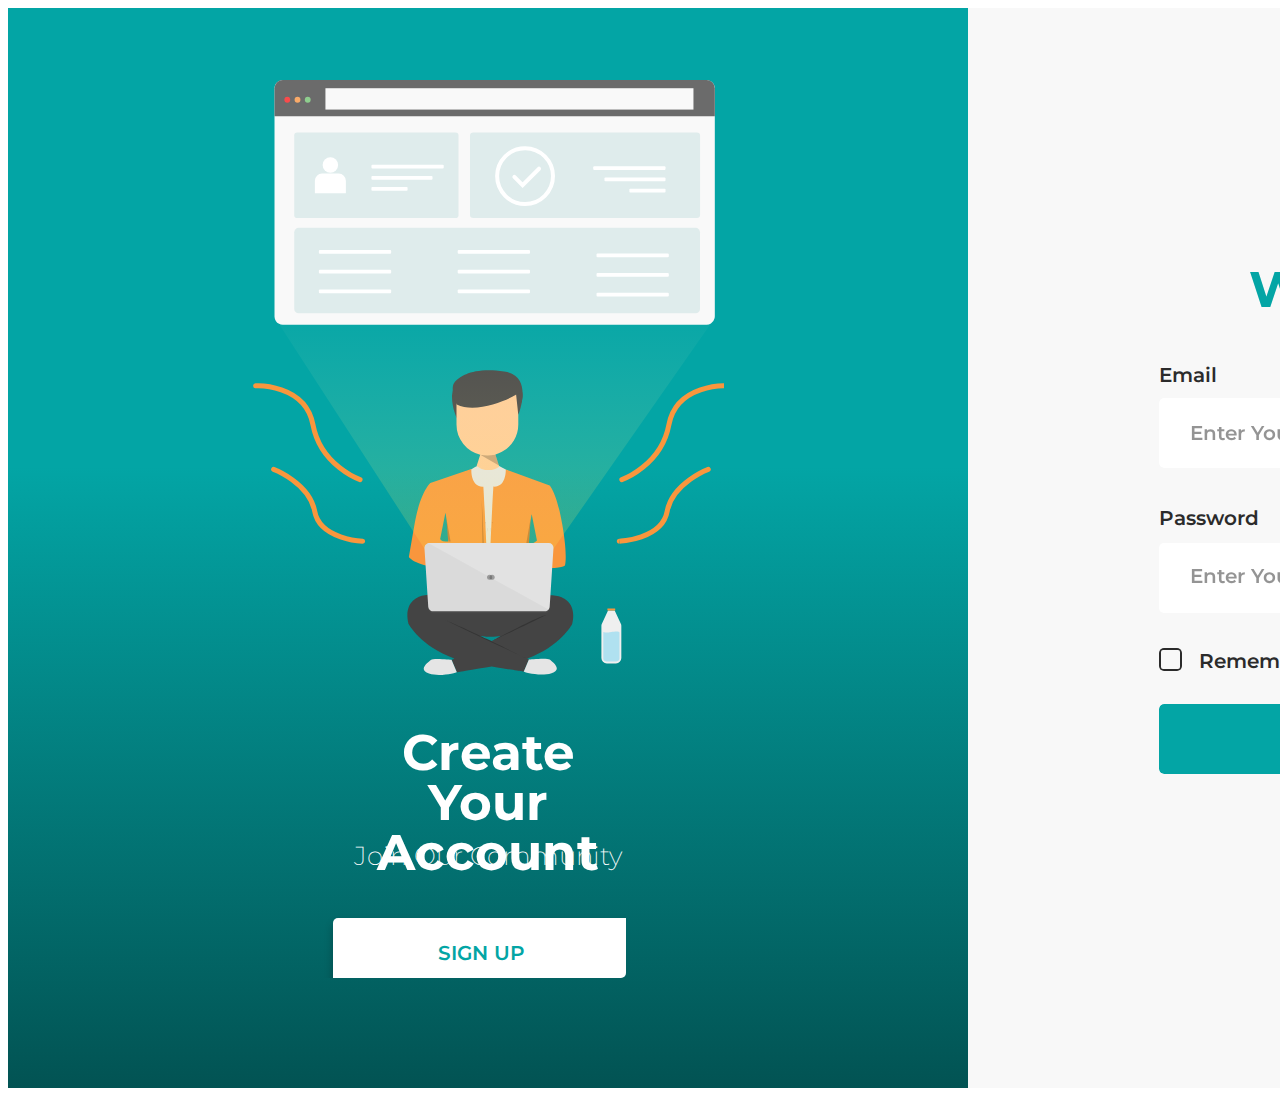
<file: Project 2/index.html>
<!DOCTYPE html>
<html lang="en">

<head>
    <meta charset="UTF-8">
    <meta name="viewport" content="width=device-width, initial-scale=1.0">
    <link rel="preconnect" href="https://fonts.gstatic.com">
    <link href="https://fonts.googleapis.com/css2?family=Montserrat:wght@200;400;600;700&display=swap" rel="stylesheet">
    <link rel="stylesheet" href="../Project 2/Style.css">
    <title>oicapps-signin</title>
</head>

<body>
    <div id="parent">
        <div class="bg"></div>

        <div class="signin-bg"></div>

        <div class="signin-img"></div>

        <div class="text1">
            <p>Create Your Account</p>
        </div>

        <div class="text2">
            <p>Join Our Community</p>
        </div>

        <div class=btn1></div>

        <div class="btn-text1">
            <p>Sign Up</p>
        </div>

        <div class="logo"></div>

        <div class="text3">
            <p>Welcome Back</p>
        </div>

        <div class="email">
            <p>Email</p>
        </div>

        <div class=write-email></div>
        <div class="email-status">
            <p>Enter Your email</p>
        </div>


        <div class="password">
            <p>Password</p>
        </div>

        <div class=write-password></div>
        <div class="eye"></div>
        <div class="password-status">
            <p>Enter Your Password</p>
        </div>

        <div class=check-box></div>
        <div class="remember">
            <p>Remember me</p>
        </div>

        
        <div class=btn2></div>

        <div class="btn-text2">
            <p>Sign In</p>
        </div>

        <div class="forget">
            <p>Forget Password</p>
        </div>

    </div>
    
</body>

</html>
</file>
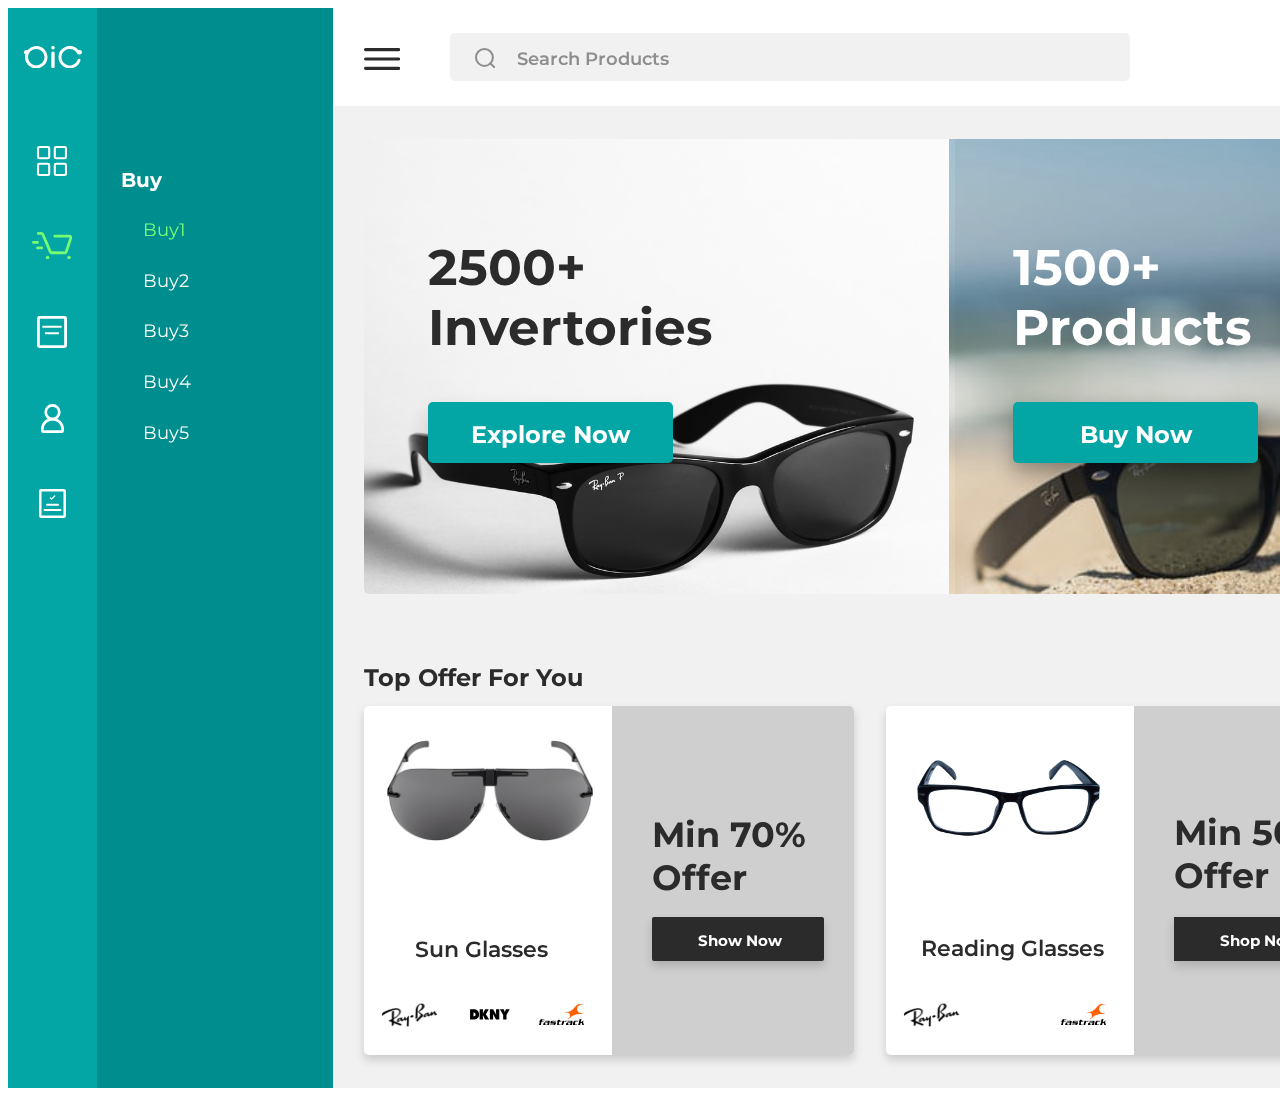
<file: Project 2/catalog.html>
<!DOCTYPE html>
<html lang="en">

<head>
    <meta charset="UTF-8">
    <meta name="viewport" content="width=device-width, initial-scale=1.0">
    <link rel="preconnect" href="https://fonts.gstatic.com">
    <link href="https://fonts.googleapis.com/css2?family=Montserrat:wght@200;400;600;700&display=swap" rel="stylesheet">
    <link rel="stylesheet" href="../Project 2/catalog-style.css">
    <title>oicapps-catalog</title>
</head>

<body>
    <div id="parent">

        <div class="bg"></div>
        <div class="side-nav-bg"></div>
        <div class="top-nav-bg"></div>
        <div class="side-nav-dia"></div>
        <div class="search-box"></div>
        <div class="search">
            <p>Search Products</p>
        </div>

        <div class="search-logo"></div>

        <div class="list-icon"></div>
        <div class="bell-icon"></div>
        <div class="photo"></div>
        <div class="photo-name">
            <p>Bianca Gilbert</p>
        </div>
        
        <div class="oic-logo"></div>
        <div class="group-logo"></div>
        <div class="shop-logo"></div>
        <div class="book-logo"></div>
        <div class="profile-logo"></div>
        <div class="check-logo"></div>
        <div class="buy">
            <p>Buy</p>
        </div>
        <div class="buy1">
            <p>Buy1</p>
        </div>
        <div class="buy2">
            <p>Buy2</p>
        </div>
        <div class="buy3">
            <p>Buy3</p>
        </div>
        <div class="buy4">
            <p>Buy4</p>
        </div>
        <div class="buy5">
            <p>Buy5</p>
        </div>
        <div class="arrow"></div>

        <div class="catalog1"></div>
        <div class="catalog1-text">
            <p>2500+ Invertories</p>
        </div>
        <div class="catalog1-btn"></div>
        <div class="catalog1-btn-text">
            <p>Explore Now</p>
        </div>

        <div class="catalog2"></div>
        <div class="catalog2-text">
            <p>1500+ Products</p>
        </div>
        <div class="catalog2-btn"></div>
        <div class="catalog2-btn-text">
            <p>Buy Now</p>
        </div>

        <div class="catalog3"></div>
        <div class="catalog3-text">
            <p>Buy One </br> Get One</p>
        </div>
        <div class="catalog3-btn"></div>
        <div class="catalog3-btn-text">
            <p>View Now</p>
        </div>

        <div class="catalog4"></div>
        <div class="catalog5"></div>
        <div class="catalog6"></div>

        <div class="offer">
            <p>Top Offer For You</p>
        </div>
        <div class="glass1"></div>
        <div class="text1">
            <p>Sun Glasses</p>
        </div>
        
      
   
        <div class="ray-ban"></div>
        <div class="dkny"></div>
        <div class="fastrack"></div>
        <div class="half1"></div>
        <div class="half2"></div>
        <div class="half3"></div>

        <div class="glass2"></div>
        <div class="text2">
            <p>Min 70% Offer</p>
        </div>

     
        <div class="btn1"></div>
        <div class="btn2"></div>
        <div class="btn3"></div>
        <div class="btn4"></div>
        <div class="btn5"></div>
        <div class="btn6"></div>

        <div class="text3">
            <p>Show Now</p>
        </div>

        <div class="text4">
            <p>Reading Glasses</p>
        </div>

        <div class="glass3"></div>
        <div class="text5">
            <p>Min 50% </br>Offer</p>
        </div>

        <div class="text6">
            <p>Shop Now</p>
        </div>

        <div class="text7">
            <p>Eye Glasses</p>
        </div>

        <div class="text8">
            <p>Min 20% Offer</p>
        </div>

        <div class="text9">
            <p>Show Now</p>
        </div>

        <div class="ray-ban1"></div>
        <div class="dkny1"></div>
        <div class="fastrack1"></div>

        <div class="ray-ban2"></div>
        <div class="dkny2"></div>
        <div class="fastrack2"></div>

    </div>
</body>

</html>
</file>
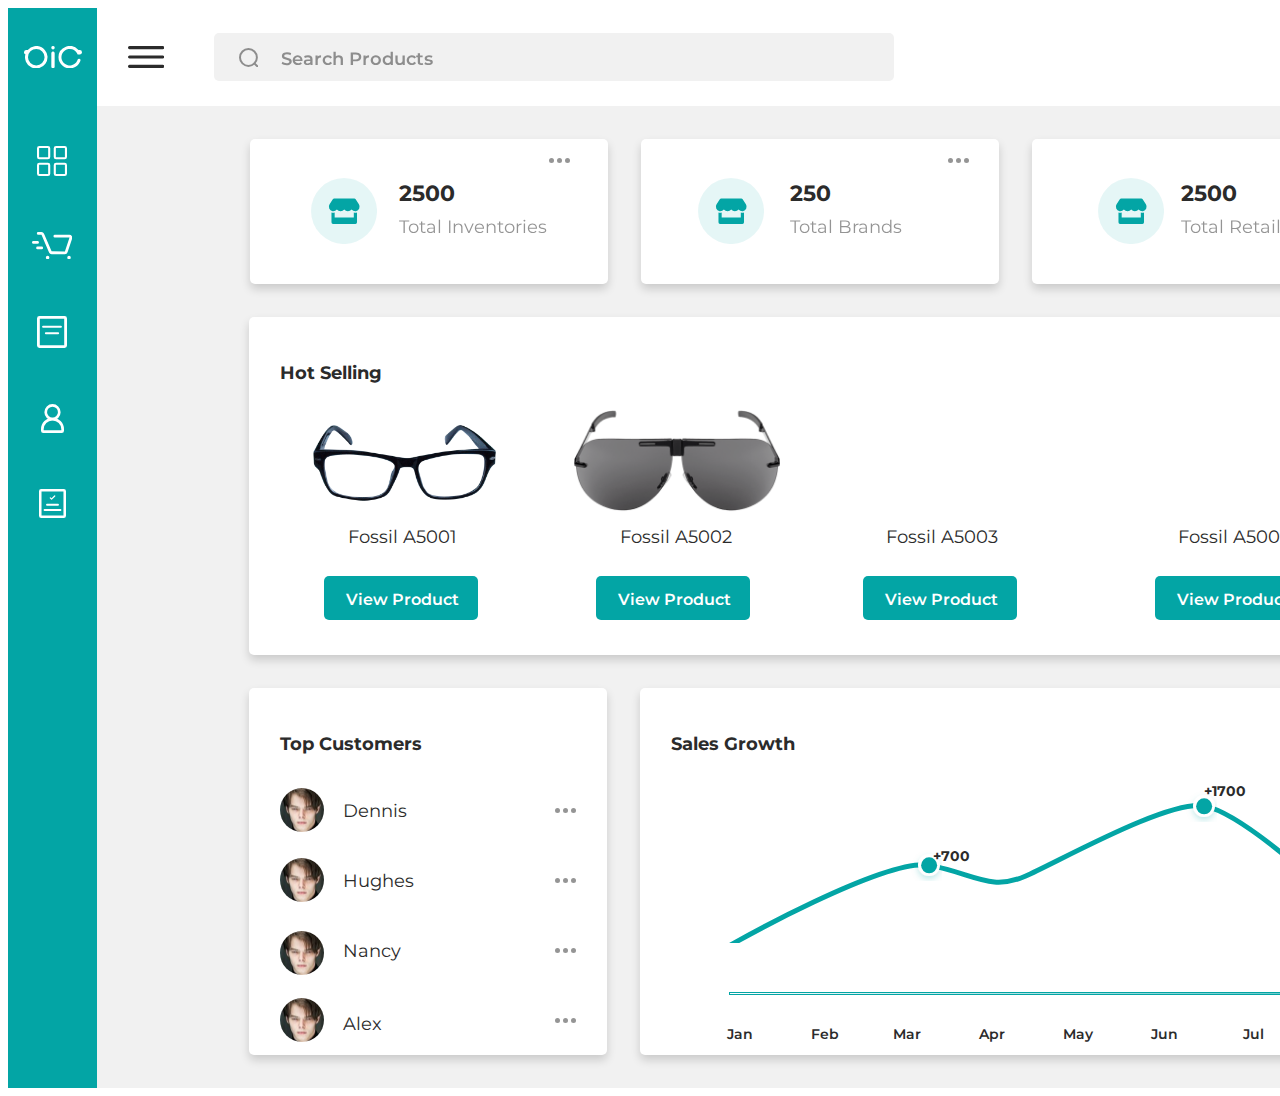
<file: Project 2/dashboard.html>
<!DOCTYPE html>
<html lang="en">

<head>
    <meta charset="UTF-8">
    <meta name="viewport" content="width=device-width, initial-scale=1.0">
    <link rel="preconnect" href="https://fonts.gstatic.com">
    <link href="https://fonts.googleapis.com/css2?family=Montserrat:wght@200;400;600;700&display=swap" rel="stylesheet">
    <link rel="stylesheet" href="../Project 2/dashboard-style.css">
    <title>oicapps-dashboard</title>
</head>

<body>
    <div id="parent">

        <div class="bg"></div>
        <div class="side-nav-bg"></div>
        <div class="top-nav-bg"></div>

        <div class="search-box"></div>
        <div class="search">
            <p>Search Products</p>
        </div>
        <div class="search-logo"></div>

        <div class="list-icon"></div>
        <div class="bell-icon"></div>

        <div class="photo"></div>
        <div class="photo-name">
            <p>Bianca Gilbert</p>
        </div>

        <div class="oic-logo"></div>
        <div class="group-logo"></div>
        <div class="shop-logo"></div>
        <div class="book-logo"></div>
        <div class="profile-logo"></div>
        <div class="check-logo"></div>

      

        <div class="rec1"></div>
        <div class="rec1-logo"></div>
        <div class="more1"></div>
        <div class="num1">
            <p>2500</p>
        </div>
        <div class="total1">
            <p>Total Inventories</p>
        </div>

        <div class="rec2"></div>
        <div class="rec2-logo"></div>
        <div class="more2"></div>
        <div class="num2">
            <p>250</p>
        </div>
        <div class="total2">
            <p>Total Brands</p>
        </div>

        <div class="rec3"></div>
        <div class="rec3-logo"></div>
        <div class="more3"></div>
        <div class="num3">
            <p>2500</p>
        </div>
        <div class="total3">
            <p>Total Retailers</p>
        </div>

        <div class="rec4"></div>
        <div class="rec4-logo"></div>
        <div class="more4"></div>
        <div class="num4">
            <p>25000</p>
        </div>
        <div class="total4">
            <p>Products Ordered</p>
        </div>

        <div class="rec5"></div>

        <div class="hot-selling">
            <p>Hot Selling</p>
        </div>
        <div class="product1"></div>
        <div class="product2"></div>

        <div class="model1">
            <p>Fossil A5001</p>
        </div>
        <div class="btn1"></div>
        <div class="text1">
            <p>View Product</p>
        </div>

        <div class="model2">
            <p>Fossil A5002</p>
        </div>
        <div class="btn2"></div>
        <div class="text2">
            <p>View Product</p>
        </div>

        <div class="model3">
            <p>Fossil A5003</p>
        </div>
        <div class="btn3"></div>
        <div class="text3">
            <p>View Product</p>
        </div>

        <div class="model4">
            <p>Fossil A5004</p>
        </div>
        <div class="btn4"></div>
        <div class="text4">
            <p>View Product</p>
        </div>
      

       
        <div class="squ1"></div>

        <div class="target">
            <p>Sales Target</p>
        </div>
        <div class="census"></div>
        <div class="ellipse"></div>
        <div class="percentage">
            <p>85%</p>
        </div>
        <div class="achieved">
            <p>Achieved</p>
        </div>

        <div class="squ2"></div>
        
        <div class="rec6"></div>
        <div class="sales">
            <p>Sales Growth</p>
        </div>
        <div class="wave"></div>
        <div class="pointer1"></div>
        <div class="pointer2"></div>
        <div class="pointer3"></div>
        <div class="line"></div>
        <div class="reading1">
            <p>+700</p>
        </div>
        <div class="reading2">
            <p>+1700</p>
        </div>
        <div class="reading3">
            <p>+650</p>
        </div>
        <div class="month-bg"></div>
        <div class="monthly">
            <p>Monthly</p>
        </div>
        <div class="down-arrow"></div>
        <div class="jan">
            <p>Jan</p>
        </div>
        <div class="feb">
            <p>Feb</p>
        </div>
        <div class="mar">
            <p>Mar</p>
        </div>
        <div class="apr">
            <p>Apr</p>
        </div>
        <div class="may">
            <p>May</p>
        </div>
        <div class="jun">
            <p>Jun</p>
        </div>
        <div class="jul">
            <p>Jul</p>
        </div>
        <div class="aug">
            <p>Aug</p>
        </div>
        <div class="sep">
            <p>Sep</p>
        </div>
        <div class="oct">
            <p>Oct</p>
        </div>
        <div class="nov">
            <p>Nov</p>
        </div>
        <div class="dec">
            <p>Dec</p>
        </div>
        <div class="customers">
            <p>Top Customers</p>
        </div>

        <div class="customer-img1"></div>
        <div class="customers1">
            <p>Dennis</p>
        </div>
        <div class="more5"></div>

        <div class="customer-img2"></div>
        <div class="customers2">
            <p>Hughes</p>
        </div>
        <div class="more6"></div>
        
        <div class="customer-img3"></div>
        <div class="more7"></div>
        <div class="customers3">
            <p>Nancy</p>
        </div>

        <div class="customer-img4"></div>
        <div class="more8"></div>
        <div class="customers4">
            <p>Alex</p>
        </div>
       

     


    

    </div>
</body>

</html>
</file>
<file: Project 2/Style.css>
#parent {
  position: relative;
}
.bg {
  top: 0px;
  left: 0px;
  width: 1920px;
  height: 1080px;
  background: transparent url("../img/Rectangle 64.svg") 0% 0% no-repeat
    padding-box;
  opacity: 1;
}
.signin-bg {
  top: 0px;
  left: 0px;
  width: 960px;
  height: 1080px;
  background: transparent url("../img/photo-1523028248307-0208b91067fd.svg") 0%
    0% no-repeat padding-box;
  position: absolute;
}
.signin-img {
  top: 72px;
  left: 245px;
  width: 471px;
  height: 595px;
  background: transparent url("../img/Group 669.svg") 0% 0% no-repeat
    padding-box;
  position: absolute;
}
.text1 {
  top: 670px;
  left: 327px;
  width: 306px;
  height: 111px;
  text-align: center;
  font: normal normal bold 50px/50px Montserrat;
  letter-spacing: 0px;
  color: rgba(255, 255, 255, 1);
  text-transform: capitalize;
  opacity: 1;
  position: absolute;
}
.text2 {
  top: 790px;
  left: 343px;
  width: 274px;
  height: 32px;
  text-align: center;
  font: normal normal 200 26px/65px Montserrat;
  letter-spacing: 0px;
  color: #ffffff;
  text-transform: capitalize;
  opacity: 1;
  position: absolute;
}
.btn1 {
  top: 900px;
  left: 310px;
  width: 308px;
  height: 70px;
  border-radius: 5px;
  opacity: 1;
  background: transparent url("../img/Rectangle 2.svg") 0% 0% no-repeat
    padding-box;
  position: absolute;
}
.btn-text1 {
  top: 913px;
  left: 430px;
  width: 86px;
  height: 24px;
  text-align: center;
  font: normal normal 600 20px/24px Montserrat;
  letter-spacing: 0px;
  color: #03a5a5;
  text-transform: uppercase;
  opacity: 1;
  white-space: nowrap;
  position: absolute;
}
.logo {
  top: 103px;
  left: 1383px;
  width: 110px;
  height: 43px;
  background: transparent url("../img/Group 557.svg") 0% 0% no-repeat
    padding-box;
  opacity: 1;
  position: absolute;
}
.text3 {
  top: 201px;
  left: 1241px;
  width: 394px;
  height: 61px;
  text-align: center;
  font: normal normal 700 50px/61px Montserrat;
  letter-spacing: 0px;
  color: #03a5a5;
  text-transform: capitalize;
  opacity: 1;
  white-space: nowrap;
  position: absolute;
}
.email {
  top: 335px;
  left: 1151px;
  width: 58px;
  height: 24px;
  text-align: left;
  font: normal normal 600 20px/24px Montserrat;
  letter-spacing: 0px;
  color: #2b2b2b;
  text-transform: capitalize;
  opacity: 1;
  position: absolute;
}

.write-email {
  top: 390px;
  left: 1151px;
  width: 573px;
  height: 70px;
  background: transparent url("../img/Rectangle\ 2\ \(1\).svg") 0% 0% no-repeat padding-box;
  border-radius: 5px;
  opacity: 1;
  position: absolute;
}
.email-status{
top: 393px;
left: 1182px;
width: 170px;
height: 24px;
text-align: left;
font: normal normal 600 20px/24px Montserrat;
letter-spacing: 0px;
color: #2B2B2B;
text-transform: none;
white-space: nowrap;
opacity: 0.5;
position: absolute;
}

.password{
top: 478px;
left: 1151px;
width: 100px;
height: 24px;
text-align: left;
font: normal normal 600 20px/24px Montserrat;
letter-spacing: 0px;
color: #2B2B2B;
text-transform: capitalize;
opacity: 1;
position: absolute;
}

.write-password{
top: 535px;
left: 1151px;
width: 573px;
height: 70px;
background: #FFFFFF 0% 0% no-repeat padding-box;
border-radius: 5px;
opacity: 1;
position: absolute;
}
.eye{
top: 564px;
left: 1672px;
width: 22px;
height: 16px;
background: transparent url('../img/Icon\ feather-eye.svg') 0% 0% no-repeat padding-box;
opacity: 0.5;
position: absolute;
}

.password-status{
top: 536px;
left: 1182px;
width: 212px;
height: 24px;
text-align: left;
font: normal normal 600 20px/24px Montserrat;
letter-spacing: 0px;
color: #2B2B2B;
text-transform: none;
white-space: nowrap;
opacity: 0.5;
position: absolute;
}

.check-box{
top: 640px;
left: 1151px;
width: 23px;
height: 23px;
background: transparent url('../img/Rectangle\ 102.svg') 0% 0% no-repeat padding-box;

border-radius: 5px;
opacity: 1;
position: absolute;
}

.remember{
    top: 621px;
    left: 1191px;
    width: 155px;
    height: 24px;
    text-align: left;
    font: normal normal 600 20px/24px Montserrat;
    letter-spacing: 0px;
    color: #2B2B2B;
    text-transform:none;
    white-space: nowrap;
    opacity: 1;
position: absolute;
}

.btn2{
top: 696px;
left: 1151px;
width: 573px;
height: 70px;
background: transparent url('../img/Rectangle\ 2\ \(2\).svg') 0% 0% no-repeat padding-box;
border-radius: 5px;
opacity: 1;
position: absolute;
}

.btn-text2{
top: 703px;
left: 1397px;
width: 80px;
height: 24px;
text-align: center;
font: normal normal bold 20px/24px Montserrat;
letter-spacing: 0px;
color: #FFFFFF;
text-transform: uppercase;
opacity: 1;
position: absolute;
}

.forget{
    top: 794px;
left: 1351px;
width: 174px;
height: 24px;
text-align: left;
text-decoration: underline;
font: normal normal 600 20px/24px Montserrat;
letter-spacing: 0px;
color: #03A5A5;
text-transform: capitalize;
opacity: 1;
position: absolute;
}
</file>
<file: Project 2/catalog-style.css>
#parent {
  position: relative;
}
.bg {
  top: 0px;
  left: 0px;
  width: 1920px;
  height: 1080px;
  background: #f1f1f1 0% 0% no-repeat padding-box;
  opacity: 1;
}

.side-nav-bg {
  top: 0px;
  left: 0px;
  width: 89px;
  height: 1080px;
  background: transparent url("../img/Rectangle\ 1.svg") 0% 0% no-repeat
    padding-box;
  opacity: 1;
  position: absolute;
}
.top-nav-bg {
  top: 0px;
  left: 89px;
  width: 1831px;
  height: 98px;
  background: transparent url("../img/Rectangle 4.svg") 0% 0% no-repeat
    padding-box;

  opacity: 1;
  position: absolute;
}

.side-nav-dia {
  top: 0px;
  left: 89px;
  width: 236px;
  height: 1080px;
  background: #008d8d 0% 0% no-repeat padding-box;
  opacity: 1;
  position: absolute;
}

.search-box {
  top: 25px;
  left: 442px;
  width: 680px;
  height: 48px;
  background: #f1f1f1 0% 0% no-repeat padding-box;
  border-radius: 5px;
  opacity: 1;
  position: absolute;
}

.search {
  top: 22px;
  left: 509px;
  width: 143px;
  height: 22px;
  text-align: left;
  font: normal normal 600 18px/22px Montserrat;
  letter-spacing: 0px;
  color: #2b2b2b;
  text-transform: capitalize;
  opacity: 0.5;
  position: absolute;
  white-space: nowrap;
}
.search-logo {
  top: 40px;
  left: 467px;
  width: 20px;
  height: 20px;
  background: transparent url("../img/Icon feather-search.svg") 0% 0% no-repeat
    padding-box;

  opacity: 1;
  position: absolute;
}

.list-icon {
  top: 40px;
  left: 356px;
  width: 36px;
  height: 32px;
  background: transparent url("../img/Icon ionic-ios-menu.svg") 0% 0% no-repeat
    padding-box;
  opacity: 1;
  position: absolute;
}

.bell-icon {
  top: 33px;
  left: 1565px;
  width: 25px;
  height: 32px;
  background: transparent url("../img/Icon ionic-ios-notifications-outline.svg")
    0% 0% no-repeat padding-box;
  opacity: 1;
  position: absolute;
}

.photo {
  top: 30px;
  left: 1652px;
  width: 38px;
  height: 38px;
  background: transparent url("../img/Ellipse 1.png") 0% 0% no-repeat
    padding-box;
  opacity: 1;
  position: absolute;
}

.photo-name {
  top: 22px;
  left: 1707px;
  width: 130px;
  height: 22px;
  text-align: left;
  font: normal normal normal 18px/22px Montserrat;
  letter-spacing: 0px;
  color: #2b2b2b;
  text-transform: capitalize;
  opacity: 1;
  position: absolute;
}

.oic-logo {
  top: 38px;
  left: 16px;
  width: 58px;
  height: 22px;
  background: transparent url("../img/Group\ 557\ \(1\).svg") 0% 0% no-repeat
    padding-box;
  opacity: 1;
  position: absolute;
}

.group-logo {
  top: 138px;
  left: 29px;
  width: 30px;
  height: 30px;
  background: transparent url("../img/Group 607.svg") 0% 0% no-repeat
    padding-box;
  opacity: 1;
  position: absolute;
}

.shop-logo {
  top: 224px;
  left: 24px;
  width: 40px;
  height: 27px;
  background: transparent url("../img/Group 565(1).svg") 0% 0% no-repeat
    padding-box;
  opacity: 1;
  position: absolute;
}

.book-logo {
  top: 308px;
  left: 29px;
  width: 30px;
  height: 32px;
  background: transparent url("../img/Group 586.svg") 0% 0% no-repeat
    padding-box;
  opacity: 1;
  position: absolute;
}

.profile-logo {
  top: 396px;
  left: 33px;
  width: 23px;
  height: 29px;
  background: transparent url("../img/Group 592.svg") 0% 0% no-repeat
    padding-box;
  opacity: 1;
  position: absolute;
}

.check-logo {
  top: 481px;
  left: 31px;
  width: 27px;
  height: 29px;
  background: transparent url("../img/Group 609.svg") 0% 0% no-repeat
    padding-box;
  opacity: 1;
  position: absolute;
}

.buy {
  top: 140px;
  left: 113px;
  width: 41px;
  height: 24px;
  text-align: left;
  font: normal normal bold 20px/24px Montserrat;
  letter-spacing: 0px;
  color: #ffffff;
  text-transform: capitalize;
  opacity: 1;
  position: absolute;
}
.buy1 {
  top: 193px;
  left: 135px;
  width: 47px;
  height: 22px;
  text-align: left;
  font: normal normal normal 18px/22px Montserrat;
  letter-spacing: 0px;
  color: #77ff74;
  text-transform: capitalize;
  opacity: 1;
  position: absolute;
}
.buy2 {
  top: 244px;
  left: 135px;
  width: 51px;
  height: 22px;
  text-align: left;
  font: normal normal normal 18px/22px Montserrat;
  letter-spacing: 0px;
  color: #ffffff;
  text-transform: capitalize;
  opacity: 1;
  position: absolute;
}

.buy3 {
  top: 294px;
  left: 135px;
  width: 51px;
  height: 22px;
  text-align: left;
  font: normal normal normal 18px/22px Montserrat;
  letter-spacing: 0px;
  color: #ffffff;
  text-transform: capitalize;
  opacity: 1;
  position: absolute;
}

.buy4 {
  top: 345px;
  left: 135px;
  width: 53px;
  height: 22px;
  text-align: left;
  font: normal normal normal 18px/22px Montserrat;
  letter-spacing: 0px;
  color: #ffffff;
  text-transform: capitalize;
  opacity: 1;
  position: absolute;
}

.buy5 {
  top: 396px;
  left: 135px;
  width: 51px;
  height: 22px;
  text-align: left;
  font: normal normal normal 18px/22px Montserrat;
  letter-spacing: 0px;
  color: #ffffff;
  text-transform: capitalize;
  opacity: 1;
  position: absolute;
}
/*
.arrow {
  top: 229px;
  left: 74px;
  width: 16px;
  height: 18px;
  transform: matrix(0, -1, 1, 0, 0, 0);
  background: transparent url("../img/Polygon 1.svg") 0% 0% no-repeat
    padding-box;
  opacity: 1;
  position: absolute;
}
*/

.catalog1 {
  top: 131px;
  left: 356px;
  width: 1531px;
  height: 455px;
  background: transparent url("../img/photo-1572635196237-14b3f281503f.png") 0%
    0% no-repeat padding-box;
  border-radius: 5px;
  opacity: 1;
  position: absolute;
}
.catalog1-text {
  top: 180px;
  left: 420px;
  width: 294px;
  height: 121px;
  text-align: left;
  font: normal normal bold 50px/60px Montserrat;
  letter-spacing: 0px;
  color: #2b2b2b;
  text-transform: capitalize;
  opacity: 1;
  position: absolute;
}

.catalog1-btn{
  top: 394px;
  left: 420px;
  width: 245px;
  height: 61px;
  background: #03A5A5 0% 0% no-repeat padding-box;
  box-shadow: 0px 10px 20px #00000026;
  border-radius: 5px;
  opacity: 1;
  position: absolute;
}

.catalog1-btn-text{
  top: 388px;
left: 463px;
width: 159px;
height: 29px;
text-align: left;
font: normal normal bold 24px/29px Montserrat;
letter-spacing: 0px;
color: #FFFFFF;
text-transform: capitalize;
opacity: 1;
position: absolute;
white-space: nowrap;
}

.catalog2-text {
  top: 180px;
  left: 1005px;
  width: 237px;
  height: 121px;
  text-align: left;
  font: normal normal bold 50px/60px Montserrat;
  letter-spacing: 0px;
  color: #ffffff;
  text-transform: capitalize;
  opacity: 1;
  position: absolute;
}

.catalog2-btn{
  top: 394px;
left: 1005px;
width: 245px;
height: 61px;
background: #03A5A5 0% 0% no-repeat padding-box;
box-shadow: 0px 10px 20px #0000004D;
border-radius: 5px;
opacity: 1;
position: absolute;
}

.catalog2-btn-text{
  top: 388px;
  left: 1071px;
  width: 114px;
  height: 29px;
  text-align: center;
  font: normal normal bold 24px/29px Montserrat;
  letter-spacing: 0px;
  color: #FFFFFF;
  text-transform: capitalize;
  opacity: 1;
  position: absolute;
  white-space: nowrap;
}

.catalog3-text {
  top: 180px;
  left: 1518px;
  width: 225px;
  height: 121px;
  text-align: left;
  font: normal normal bold 50px/60px Montserrat;
  letter-spacing: 0px;
  color: #ffffff;
  text-transform: capitalize;
  opacity: 1;
  white-space: nowrap;
  position: absolute;
}

.catalog3-btn{
  top: 394px;
left: 1518px;
width: 245px;
height: 61px;
background: #03A5A5 0% 0% no-repeat padding-box;
box-shadow: 0px 10px 20px #00000080;
border-radius: 5px;
opacity: 1;
position: absolute;

}

.catalog3-btn-text{
  top: 388px;
left: 1590px;
width: 102px;
height: 29px;
text-align: center;
font: normal normal bold 24px/29px Montserrat;
letter-spacing: 0px;
color: #FFFFFF;
text-transform: capitalize;
opacity: 1;
position: absolute;
white-space: nowrap;
}

.catalog2 {
  top: 131px;
  left: 941px;
  width: 513px;
  height: 455px;
  background: transparent url("../img/photo-1566421966482-ad8076104d8e.png") 0%
    0% no-repeat padding-box;
  mix-blend-mode: multiply;
  opacity: 1;
  position: absolute;
}

.catalog3 {
  top: 131px;
  left: 1454px;
  width: 433px;
  height: 455px;
  background: transparent url("../img/Mask Group 1.png") 0% 0% no-repeat
    padding-box;
  opacity: 1;
  position: absolute;
}

.catalog4 {
  top: 698px;
  left: 356px;
  width: 490px;
  height: 349px;
  background: #ffffff 0% 0% no-repeat padding-box;
  box-shadow: 0px 5px 10px #00000029;
  border-radius: 5px;
  opacity: 1;
  position: absolute;
}

.catalog5 {
  top: 698px;
  left: 878px;
  width: 490px;
  height: 349px;
  background: #ffffff 0% 0% no-repeat padding-box;
  box-shadow: 0px 5px 10px #00000029;
  border-radius: 5px;
  opacity: 1;
  position: absolute;
}

.catalog6 {
  top: 698px;
  left: 1399px;
  width: 490px;
  height: 349px;
  background: #ffffff 0% 0% no-repeat padding-box;
  box-shadow: 0px 5px 10px #00000029;
  border-radius: 5px;
  opacity: 1;
  position: absolute;
}

.offer{
  top: 631px;
left: 356px;
width: 220px;
height: 29px;
text-align: left;
font: normal normal bold 24px/29px Montserrat;
letter-spacing: 0px;
color: #2B2B2B;
text-transform: none;
opacity: 1;
position: absolute;
}

.glass1 {
  top: 680px;
  left: 379px;
  width: 206px;
  height: 205px;
  background: transparent url("../img/11-glasses-png-image.png") 0% 0% no-repeat
    padding-box;
  opacity: 1;
  position: absolute;
}

.glass2{
  top: 745px;
left: 892px;
width: 227px;
height: 135px;
background: transparent url('../img/13-glasses-png-image.png') 0% 0% no-repeat padding-box;
opacity: 1;
position: absolute;
}

.glass3{
top: 745px;
left: 1415px;
width: 250px;
height: 104px;
background: transparent url('../img/13-glasses-png-image.png') 0% 0% no-repeat padding-box;
opacity: 1;
position: absolute;
}

.text1 {
  top: 906px;
  left: 407px;
  width: 134px;
  height: 27px;
  text-align: left;
  font: normal normal 600 22px/27px Montserrat;
  letter-spacing: 0px;
  color: #2b2b2b;
  text-transform: capitalize;
  opacity: 1;
  position: absolute;
  white-space: nowrap;
}

.ray-ban {
  top: 995px;
  left: 373px;
  width: 58px;
  height: 24px;
  background: transparent url("../img/35367-3-ray-ban-logo-image.png") 0% 0%
    no-repeat padding-box;
  opacity: 1;
  position: absolute;
}

.dkny {
  top: 984px;
  left: 459px;
  width: 45px;
  height: 45px;
  background: transparent url("../img/dkny-logo-vector-1.svg") 0% 0% no-repeat
    padding-box;
  opacity: 1;
  position: absolute;
}

.fastrack {
  top: 996px;
  left: 531px;
  width: 45px;
  height: 21px;
  background: transparent url("../img/Fastrack_Logo.png") 0% 0% no-repeat
    padding-box;
  opacity: 1;
  position: absolute;
}

.half1 {
  top: 698px;
  left: 604px;
  width: 242px;
  height: 349px;
  background: #cfcfcf 0% 0% no-repeat padding-box;
  border-radius: 0px 5px 5px 0px;
  opacity: 1;
  position: absolute;
}

.half2 {
  top: 698px;
  left: 1126px;
  width: 242px;
  height: 349px;
  background: #cfcfcf 0% 0% no-repeat padding-box;
  border-radius: 0px 5px 5px 0px;
  opacity: 1;
  position: absolute;
}

.half3 {
  top: 698px;
  left: 1647px;
  width: 242px;
  height: 349px;
  background: #cfcfcf 0% 0% no-repeat padding-box;
  border-radius: 0px 5px 5px 0px;
  opacity: 1;
  position: absolute;
}
.text2 {
  top: 770px;
  left: 644px;
  width: 163px;
  height: 86px;
  text-align: left;
  font: normal normal bold 35px/43px Montserrat;
  letter-spacing: 0px;
  color: #2b2b2b;
  text-transform: capitalize;
  opacity: 1;
  position: absolute;
}

.text3 {
  top: 908px;
  left: 690px;
  width: 80px;
  height: 19px;
  text-align: left;
  font: normal normal bold 15px/19px Montserrat;
  letter-spacing: 0px;
  color: #ffffff;
  text-transform: capitalize;
  opacity: 1;
  white-space: nowrap;
  position: absolute;
}

.text4 {
  top: 905px;
  left: 911px;
  width: 186px;
  height: 27px;
  text-align: center;
  font: normal normal 600 22px/27px Montserrat;
  letter-spacing: 0px;
  color: #2b2b2b;
  text-transform: capitalize;
  opacity: 1;
  position: absolute;
}

.text5 {
  top: 768px;
  left: 1166px;
  width: 153px;
  height: 86px;
  text-align: left;
  font: normal normal bold 35px/43px Montserrat;
  letter-spacing: 0px;
  color: #2b2b2b;
  text-transform: capitalize;
  opacity: 1;
  position: absolute;
  white-space: nowrap;
}

.text6 {
  top: 908px;
  left: 1212px;
  width: 80px;
  height: 19px;
  text-align: left;
  font: normal normal bold 15px/19px Montserrat;
  letter-spacing: 0px;
  color: #ffffff;
  text-transform: capitalize;
  opacity: 1;
  position: absolute;
  white-space: nowrap;
}
.text7 {
  top: 905px;
  left: 1459px;
  width: 132px;
  height: 27px;
  text-align: center;
  font: normal normal 600 22px/27px Montserrat;
  letter-spacing: 0px;
  color: #2b2b2b;
  text-transform: capitalize;
  opacity: 1;
  position: absolute;
}

.text8 {
  top: 768px;
  left: 1687px;
  width: 163px;
  height: 86px;
  text-align: left;
  font: normal normal bold 35px/43px Montserrat;
  letter-spacing: 0px;
  color: #2b2b2b;
  text-transform: capitalize;
  opacity: 1;
  position: absolute;
}

.text9 {
  top: 908px;
  left: 1733px;
  width: 80px;
  height: 19px;
  text-align: left;
  font: normal normal bold 15px/19px Montserrat;
  letter-spacing: 0px;
  color: #ffffff;
  text-transform: capitalize;
  opacity: 1;
  position: absolute;
  white-space: nowrap;
}
.btn4 {
  top: 909px;
  left: 644px;
  width: 172px;
  height: 44px;
  background: #2b2b2b 0% 0% no-repeat padding-box;
  box-shadow: 0px 5px 10px #00000029;
  border-radius: 2px;
  opacity: 1;
  position: absolute;
}
.btn5 {
  top: 909px;
  left: 1166px;
  width: 172px;
  height: 44px;
  background: #2b2b2b 0% 0% no-repeat padding-box;
  box-shadow: 0px 5px 10px #00000029;
  opacity: 1;
  position: absolute;
}

.btn6 {
  top: 909px;
  left: 1687px;
  width: 172px;
  height: 44px;
  background: #2b2b2b 0% 0% no-repeat padding-box;
  box-shadow: 0px 5px 10px #00000029;
  opacity: 1;
  position: absolute;
}

.ray-ban1 {
  top: 995px;
  left: 895px;
  width: 58px;
  height: 24px;
  background: transparent url("../img/35367-3-ray-ban-logo-image.png") 0% 0%
    no-repeat padding-box;
  opacity: 1;
  position: absolute;
}
.dkny1 {
}
.fastrack1 {
  top: 996px;
  left: 1053px;
  width: 45px;
  height: 21px;
  background: transparent url("../img/Fastrack_Logo.png") 0% 0% no-repeat
    padding-box;
  opacity: 1;
  position: absolute;
}

.ray-ban2 {
  top: 995px;
  left: 1416px;
  width: 58px;
  height: 24px;
  background: transparent url("../img/35367-3-ray-ban-logo-image.png") 0% 0%
    no-repeat padding-box;
  opacity: 1;
  position: absolute;
}

.dkny2 {
}

.fastrack2 {
  top: 996px;
  left: 1574px;
  width: 45px;
  height: 21px;
  background: transparent url("../img/Fastrack_Logo.png") 0% 0% no-repeat
    padding-box;
  opacity: 1;
  position: absolute;
}
</file>
<file: Project 2/dashboard-style.css>
#parent {
  position: relative;
}
.bg {
  top: 0px;
  left: 0px;
  width: 1920px;
  height: 1080px;
  background: #f1f1f1 0% 0% no-repeat padding-box;
  opacity: 1;
}

.side-nav-bg {
  top: 0px;
  left: 0px;
  width: 89px;
  height: 1080px;
  background: transparent url("../img/Rectangle\ 1.svg") 0% 0% no-repeat
    padding-box;
  opacity: 1;
  position: absolute;
}
.top-nav-bg {
  top: 0px;
  left: 89px;
  width: 1831px;
  height: 98px;
  background: transparent url("../img/Rectangle 4.svg") 0% 0% no-repeat
    padding-box;
  opacity: 1;
  position: absolute;
}

.search-box {
  top: 25px;
  left: 206px;
  width: 680px;
  height: 48px;
  background: #f1f1f1 0% 0% no-repeat padding-box;
  border-radius: 5px;
  opacity: 1;
  position: absolute;
}

.search {
  top: 22px;
  left: 273px;
  width: 143px;
  height: 22px;
  text-align: left;
  font: normal normal 600 18px/22px Montserrat;
  letter-spacing: 0px;
  color: #2b2b2b;
  text-transform: capitalize;
  opacity: 0.5;
  position: absolute;
  white-space: nowrap;
}

.search-logo {
  top: 40px;
  left: 231px;
  width: 19px;
  height: 19px;

  background: transparent url("../img/Icon feather-search.svg") 0% 0% no-repeat
    padding-box;

  opacity: 1;
  position: absolute;
}

.list-icon {
  top: 38px;
  left: 120px;
  width: 36px;
  height: 22px;
  background: transparent url("../img/Icon ionic-ios-menu.svg") 0% 0% no-repeat
    padding-box;
  opacity: 1;
  position: absolute;
}

.bell-icon {
  top: 33px;
  left: 1565px;
  width: 25px;
  height: 32px;
  background: transparent url("../img/Icon ionic-ios-notifications-outline.svg")
    0% 0% no-repeat padding-box;
  opacity: 1;
  position: absolute;
}

.photo {
  top: 30px;
  left: 1652px;
  width: 38px;
  height: 38px;
  background: transparent url("../img/Ellipse 1.png") 0% 0% no-repeat
    padding-box;
  opacity: 1;
  position: absolute;
}

.photo-name {
  top: 22px;
  left: 1707px;
  width: 130px;
  height: 22px;
  text-align: left;
  font: normal normal normal 18px/22px Montserrat;
  letter-spacing: 0px;
  color: #2b2b2b;
  text-transform: capitalize;
  opacity: 1;
  position: absolute;
}

.oic-logo {
  top: 38px;
  left: 16px;
  width: 58px;
  height: 22px;
  background: transparent url("../img/Group\ 557\ \(1\).svg") 0% 0% no-repeat
    padding-box;
  opacity: 1;
  position: absolute;
}

.group-logo {
  top: 138px;
  left: 29px;
  width: 30px;
  height: 30px;
  background: transparent url("../img/Group 607.svg") 0% 0% no-repeat
    padding-box;
  opacity: 1;
  position: absolute;
}

.shop-logo {
  top: 224px;
  left: 24px;
  width: 40px;
  height: 27px;
  background: transparent url("../img/Group 565.svg") 0% 0% no-repeat
    padding-box;
  opacity: 1;
  position: absolute;
}

.book-logo {
  top: 308px;
  left: 29px;
  width: 30px;
  height: 32px;
  background: transparent url("../img/Group 586.svg") 0% 0% no-repeat
    padding-box;
  opacity: 1;
  position: absolute;
}

.profile-logo {
  top: 396px;
  left: 33px;
  width: 23px;
  height: 29px;
  background: transparent url("../img/Group 592.svg") 0% 0% no-repeat
    padding-box;
  opacity: 1;
  position: absolute;
}

.check-logo {
  top: 481px;
  left: 31px;
  width: 27px;
  height: 29px;
  background: transparent url("../img/Group 609.svg") 0% 0% no-repeat
    padding-box;
  opacity: 1;
  position: absolute;
}

.rec1 {
  top: 131px;
  left: 242px;
  width: 358px;
  height: 145px;
  background: #ffffff 0% 0% no-repeat padding-box;
  box-shadow: 0px 5px 10px #00000029;
  border-radius: 5px;
  opacity: 1;
  position: absolute;
}

.rec1-logo {
  top: 170px;
  left: 303px;
  width: 66px;
  height: 66px;
  background: transparent url("../img/Group 670.svg") 0% 0% no-repeat
    padding-box;
  opacity: 1;
  position: absolute;
}

.more1 {
  top: 150px;
  left: 541px;
  width: 21px;
  height: 5px;
  background: transparent url("../img/Group 273.svg") 0% 0% no-repeat
    padding-box;
  opacity: 1;
  position: absolute;
}
.num1 {
  top: 150px;
  left: 391px;
  width: 56px;
  height: 27px;
  text-align: left;
  font: normal normal bold 22px/27px Montserrat;
  letter-spacing: 0px;
  color: #2b2b2b;
  text-transform: capitalize;
  opacity: 1;
  position: absolute;
}

.total1 {
  top: 190px;
  left: 391px;
  width: 151px;
  height: 22px;
  text-align: left;
  font: normal normal normal 18px/22px Montserrat;
  letter-spacing: 0px;
  color: #2b2b2b;
  text-transform: capitalize;
  opacity: 0.5;
  position: absolute;
}

.rec2 {
  top: 131px;
  left: 633px;
  width: 358px;
  height: 145px;
  background: #ffffff 0% 0% no-repeat padding-box;
  box-shadow: 0px 5px 10px #00000029;
  border-radius: 5px;
  opacity: 1;
  position: absolute;
}

.rec2-logo {
  top: 170px;
  left: 690px;
  width: 66px;
  height: 66px;
  background: transparent url("../img/Group 670.svg") 0% 0% no-repeat
    padding-box;
  opacity: 1;
  position: absolute;
}

.more2 {
  top: 150px;
  left: 940px;
  width: 21px;
  height: 5px;
  background: transparent url("../img/Group 273.svg") 0% 0% no-repeat
    padding-box;
  opacity: 1;
  position: absolute;
  position: absolute;
}

.num2 {
  top: 150px;
  left: 782px;
  width: 41px;
  height: 27px;
  text-align: left;
  font: normal normal bold 22px/27px Montserrat;
  letter-spacing: 0px;
  color: #2b2b2b;
  text-transform: capitalize;
  opacity: 1;
  position: absolute;
}

.total2 {
  top: 190px;
  left: 782px;
  width: 114px;
  height: 22px;
  text-align: left;
  font: normal normal normal 18px/22px Montserrat;
  letter-spacing: 0px;
  color: #2b2b2b;
  text-transform: capitalize;
  opacity: 0.5;
  position: absolute;
}

.rec3 {
  top: 131px;
  left: 1024px;
  width: 358px;
  height: 145px;
  background: #ffffff 0% 0% no-repeat padding-box;
  box-shadow: 0px 5px 10px #00000029;
  border-radius: 5px;
  opacity: 1;
  position: absolute;
}

.rec3-logo {
  top: 170px;
  left: 1090px;
  width: 66px;
  height: 66px;
  background: transparent url("../img/Group 670.svg") 0% 0% no-repeat
    padding-box;
  opacity: 1;
  position: absolute;
}

.more3 {
  top: 150px;
  left: 1331px;
  width: 21px;
  height: 5px;
  background: transparent url("../img/Group 273.svg") 0% 0% no-repeat
    padding-box;
  opacity: 1;
  position: absolute;
}
.num3 {
  top: 150px;
  left: 1173px;
  width: 56px;
  height: 27px;
  text-align: left;
  font: normal normal bold 22px/27px Montserrat;
  letter-spacing: 0px;
  color: #2b2b2b;
  text-transform: capitalize;
  opacity: 1;
  position: absolute;
}

.total3 {
  top: 190px;
  left: 1173px;
  width: 129px;
  height: 22px;
  text-align: left;
  font: normal normal normal 18px/22px Montserrat;
  letter-spacing: 0px;
  color: #2b2b2b;
  text-transform: capitalize;
  opacity: 0.5;
  position: absolute;
}

.rec4 {
  top: 131px;
  left: 1415px;
  width: 358px;
  height: 145px;
  background: #ffffff 0% 0% no-repeat padding-box;
  box-shadow: 0px 5px 10px #00000029;
  border-radius: 5px;
  opacity: 1;
  position: absolute;
}

.rec4-logo {
  top: 170px;
  left: 1474px;
  width: 66px;
  height: 66px;
  background: transparent url("../img/Group 670.svg") 0% 0% no-repeat
    padding-box;
  opacity: 1;
  position: absolute;
}

.more4 {
  top: 150px;
  left: 1730px;
  width: 21px;
  height: 5px;
  background: transparent url("../img/Group 273.svg") 0% 0% no-repeat
    padding-box;
  opacity: 1;
  position: absolute;
}
.num4 {
  top: 150px;
  left: 1564px;
  width: 71px;
  height: 27px;
  text-align: left;
  font: normal normal bold 22px/27px Montserrat;
  letter-spacing: 0px;
  color: #2b2b2b;
  text-transform: capitalize;
  opacity: 1;
  position: absolute;
}
.total4 {
  top: 190px;
  left: 1564px;
  width: 163px;
  height: 22px;
  text-align: left;
  font: normal normal normal 18px/22px Montserrat;
  letter-spacing: 0px;
  color: #2b2b2b;
  text-transform: capitalize;
  opacity: 0.5;
  position: absolute;
}

.hot-selling {
  top: 336px;
  left: 272px;
  width: 103px;
  height: 22px;
  text-align: left;
  font: normal normal bold 18px/22px Montserrat;
  letter-spacing: 0px;
  color: #2b2b2b;
  text-transform: capitalize;
  opacity: 1;
  white-space: nowrap;
  position: absolute;
}
.product1{
  top: 410px;
left: 288px;
width: 210px;
height: 88px;
background: transparent url('../img/13-glasses-png-image.png') 0% 0% no-repeat padding-box;
opacity: 1;
position: absolute;
}

.product2{
  top: 350px;
left: 566px;
width: 220px;
height: 220px;
background: transparent url('../img/11-glasses-png-image.png') 0% 0% no-repeat padding-box;
opacity: 1;
position: absolute;
}

.model1 {
  top: 500px;
  left: 340px;
  width: 110px;
  height: 22px;
  text-align: left;
  font: normal normal normal 18px/22px Montserrat;
  letter-spacing: 0px;
  color: #2b2b2b;
  text-transform: capitalize;
  opacity: 1;
  position: absolute;
}

.model2 {
  top: 500px;
  left: 612px;
  width: 113px;
  height: 22px;
  text-align: left;
  font: normal normal normal 18px/22px Montserrat;
  letter-spacing: 0px;
  color: #2b2b2b;
  text-transform: capitalize;
  opacity: 1;
  position: absolute;
}

.model3 {
  top: 500px;
  left: 878px;
  width: 113px;
  height: 22px;
  text-align: left;
  font: normal normal normal 18px/22px Montserrat;
  letter-spacing: 0px;
  color: #2b2b2b;
  text-transform: capitalize;
  opacity: 1;
  position: absolute;
}

.model4 {
  top: 500px;
  left: 1170px;
  width: 115px;
  height: 22px;
  text-align: left;
  font: normal normal normal 18px/22px Montserrat;
  letter-spacing: 0px;
  color: #2b2b2b;
  text-transform: capitalize;
  opacity: 1;
  position: absolute;
}

.rec5 {
  top: 309px;
  left: 241px;
  width: 1141px;
  height: 338px;
  background: #ffffff 0% 0% no-repeat padding-box;
  box-shadow: 0px 5px 10px #00000029;
  border-radius: 5px;
  opacity: 1;
  position: absolute;
}

.btn1 {
  top: 568px;
  left: 316px;
  width: 154px;
  height: 44px;
  background: #03a5a5 0% 0% no-repeat padding-box;
  border-radius: 5px;
  opacity: 1;
  position: absolute;
}

.text1 {
  top: 566px;
  left: 338px;
  width: 111px;
  height: 19px;
  text-align: left;
  font: normal normal 600 16px/19px Montserrat;
  letter-spacing: 0px;
  color: #ffffff;
  text-transform: capitalize;
  opacity: 1;
  position: absolute;
  white-space: nowrap;
}

.btn2 {
  top: 568px;
  left: 588px;
  width: 154px;
  height: 44px;
  background: #03a5a5 0% 0% no-repeat padding-box;
  border-radius: 5px;
  opacity: 1;
  position: absolute;
}

.text2 {
  top: 566px;
  left: 610px;
  width: 111px;
  height: 19px;
  text-align: left;
  font: normal normal 600 16px/19px Montserrat;
  letter-spacing: 0px;
  color: #ffffff;
  text-transform: capitalize;
  opacity: 1;
  position: absolute;
  white-space: nowrap;
}

.btn3 {
  top: 568px;
  left: 855px;
  width: 154px;
  height: 44px;
  background: #03a5a5 0% 0% no-repeat padding-box;
  border-radius: 5px;
  opacity: 1;
  position: absolute;
}

.text3 {
  top: 566px;
  left: 877px;
  width: 111px;
  height: 19px;
  text-align: left;
  font: normal normal 600 16px/19px Montserrat;
  letter-spacing: 0px;
  color: #ffffff;
  text-transform: capitalize;
  opacity: 1;
  position: absolute;
  white-space: nowrap;
}

.btn4 {
  top: 568px;
  left: 1147px;
  width: 154px;
  height: 44px;
  background: #03a5a5 0% 0% no-repeat padding-box;
  border-radius: 5px;
  opacity: 1;
  position: absolute;
}

.text4 {
  top: 566px;
  left: 1169px;
  width: 111px;
  height: 19px;
  text-align: left;
  font: normal normal 600 16px/19px Montserrat;
  letter-spacing: 0px;
  color: #ffffff;
  text-transform: capitalize;
  opacity: 1;
  position: absolute;
  white-space: nowrap;
}

.target {
  top: 336px;
  left: 1445px;
  width: 115px;
  height: 22px;
  text-align: left;
  font: normal normal bold 18px/22px Montserrat;
  letter-spacing: 0px;
  color: #2b2b2b;
  text-transform: capitalize;
  opacity: 1;
  position: absolute;
  white-space: nowrap;
}

.census {
  top: 393px;
  left: 1500px;
  width: 260px;
  height: 260px;
  background: transparent url("../img/Path 307.svg") 0% 0% no-repeat padding-box;
  opacity: 1;
  position: absolute;
}

/*.ellipse{
  top: 393px;
  left: 1500px;
  width: 188px;
  height: 188px;
  background: transparent url('../img/Ellipse 6.svg') 0% 0% no-repeat padding-box;
  border: 20px solid #F1F1F1;
  opacity: 1;
  position: absolute;
} */
.percentage {
  top: 409px;
  left: 1542px;
  width: 64px;
  height: 37px;
  text-align: left;
  font: normal normal bold 60px/37px Montserrat;
  letter-spacing: 0px;
  color: #2b2b2b;
  text-transform: capitalize;
  opacity: 1;
  position: absolute;
}

.achieved {
  top: 500px;
  left: 1560px;
  width: 84px;
  height: 22px;
  text-align: left;
  font: normal normal bold 18px/22px Montserrat;
  letter-spacing: 0px;
  color: #2b2b2b;
  text-transform: capitalize;
  opacity: 0.5;
  position: absolute;
}
.squ1 {
  top: 309px;
  left: 1415px;
  width: 358px;
  height: 338px;
  background: #ffffff 0% 0% no-repeat padding-box;
  box-shadow: 0px 5px 10px #00000029;
  border-radius: 5px;
  opacity: 1;
  position: absolute;
}

.squ2 {
  top: 680px;
  left: 241px;
  width: 358px;
  height: 367px;
  background: #ffffff 0% 0% no-repeat padding-box;
  box-shadow: 0px 5px 10px #00000029;
  border-radius: 5px;
  opacity: 1;
  position: absolute;
}

.rec6 {
  top: 680px;
  left: 632px;
  width: 1141px;
  height: 367px;
  background: #ffffff 0% 0% no-repeat padding-box;
  box-shadow: 0px 5px 10px #00000029;
  border-radius: 5px;
  opacity: 1;
  position: absolute;
}

.sales {
  top: 707px;
  left: 663px;
  width: 124px;
  height: 22px;
  text-align: left;
  font: normal normal bold 18px/22px Montserrat;
  letter-spacing: 0px;
  color: #2b2b2b;
  text-transform: capitalize;
  opacity: 1;
  white-space: nowrap;
  position: absolute;
}

.wave {
  top: 795px;
  left: 721px;
  width: 851px;
  height: 140px;
  background: transparent url("../img/Path 306.svg") 0% 0% no-repeat padding-box;

  opacity: 1;
  position: absolute;
}

.pointer1 {
  top: 840px;
  left: 901px;
  width: 33px;
  height: 33px;
  background: transparent url("../img/Group 671.svg") 0% 0% no-repeat
    padding-box;
  opacity: 1;
  position: absolute;
}

.pointer2 {
  top: 781px;
  left: 1176px;
  width: 33px;
  height: 33px;
  background: transparent url("../img/Group 671.svg") 0% 0% no-repeat
    padding-box;
  opacity: 1;
  position: absolute;
}

.pointer3 {
  top: 843px;
  left: 1420px;
  width: 33px;
  height: 33px;
  background: transparent url("../img/Group 671.svg") 0% 0% no-repeat
    padding-box;
  opacity: 1;
  position: absolute;
}
.line {
  top: 984px;
  left: 721px;
  width: 964px;
  height: 1px;
  background: transparent url("../img/Line 2.svg") 0% 0% no-repeat padding-box;
  border: 0.2px solid #03a5a5;
  opacity: 1;
  position: absolute;
}
.reading1 {
  top: 825px;
  left: 925px;
  width: 36px;
  height: 18px;
  text-align: left;
  font: normal normal bold 14px/18px Montserrat;
  letter-spacing: 0px;
  color: #2b2b2b;
  text-transform: capitalize;
  opacity: 1;
  position: absolute;
}

.reading2 {
  top: 760px;
  left: 1196px;
  width: 45px;
  height: 18px;
  text-align: left;
  font: normal normal bold 14px/18px Montserrat;
  letter-spacing: 0px;
  color: #2b2b2b;
  text-transform: capitalize;
  opacity: 1;
  position: absolute;
}

.reading3 {
  top: 822px;
  left: 1440px;
  width: 35px;
  height: 18px;
  text-align: left;
  font: normal normal bold 14px/18px Montserrat;
  letter-spacing: 0px;
  color: #2b2b2b;
  text-transform: capitalize;
  opacity: 1;
  position: absolute;
}

.month-bg {
  top: 720px;
  left: 1629px;
  width: 112px;
  height: 35px;
  background: transparent url("../img/Rectangle 14.svg") 0% 0% no-repeat
    padding-box;
  border-radius: 5px;
  opacity: 1;
  position: absolute;
}

.monthly {
  top: 715px;
  left: 1643px;
  width: 67px;
  height: 19px;
  text-align: left;
  font: normal normal normal 16px/19px Montserrat;
  letter-spacing: 0px;
  color: #2b2b2b;
  text-transform: capitalize;
  opacity: 0.5;
  position: absolute;
}

.down-arrow {
  top: 736px;
  left: 1719px;
  width: 12px;
  height: 7px;
  background: transparent url("../img/Icon awesome-sort-down.svg") 0% 0%
    no-repeat padding-box;
  opacity: 0.5;
  position: absolute;
}
.jan{
  top: 1003px;
left: 719px;
width: 25px;
height: 18px;
text-align: left;
font: normal normal 600 14px/18px Montserrat;
letter-spacing: 0px;
color: #2B2B2B;
text-transform: capitalize;
opacity: 1;
position: absolute;
}
.feb{
  top: 1003px;
left: 803px;
width: 27px;
height: 18px;
text-align: left;
font: normal normal 600 14px/18px Montserrat;
letter-spacing: 0px;
color: #2B2B2B;
text-transform: capitalize;
opacity: 1;
position: absolute;
}
.mar{
  top: 1003px;
  left: 885px;
  width: 28px;
  height: 18px;
  text-align: left;
  font: normal normal 600 14px/18px Montserrat;
  letter-spacing: 0px;
  color: #2B2B2B;
  text-transform: capitalize;
  opacity: 1;
  position: absolute;
}
.apr{
  top: 1003px;
  left: 971px;
  width: 26px;
  height: 18px;
  text-align: left;
  font: normal normal 600 14px/18px Montserrat;
  letter-spacing: 0px;
  color: #2B2B2B;
  text-transform: capitalize;
  opacity: 1;
  position: absolute;
}
.may{
  top: 1003px;
  left: 1055px;
  width: 30px;
  height: 18px;
  text-align: left;
  font: normal normal 600 14px/18px Montserrat;
  letter-spacing: 0px;
  color: #2B2B2B;
  text-transform: capitalize;
  opacity: 1;
  position: absolute;
}
.jun{
  top: 1003px;
  left: 1143px;
  width: 35px;
  height: 18px;
  text-align: left;
  font: normal normal 600 14px/18px Montserrat;
  letter-spacing: 0px;
  color: #2B2B2B;
  text-transform: capitalize;
  opacity: 1;
  position: absolute;
}
.jul{
  top: 1003px;
  left: 1235px;
  width: 29px;
  height: 18px;
  text-align: left;
  font: normal normal 600 14px/18px Montserrat;
  letter-spacing: 0px;
  color: #2B2B2B;
  text-transform: capitalize;
  opacity: 1;
  position: absolute;
}

.aug{
  top: 1003px;
  left: 1322px;
  width: 30px;
  height: 18px;
  text-align: left;
  font: normal normal 600 14px/18px Montserrat;
  letter-spacing: 0px;
  color: #2B2B2B;
  text-transform: capitalize;
  opacity: 1;
  position: absolute;
}
.sep{
  top: 1003px;
  left: 1410px;
  width: 27px;
  height: 18px;
  text-align: left;
  font: normal normal 600 14px/18px Montserrat;
  letter-spacing: 0px;
  color: #2B2B2B;
  text-transform: capitalize;
  opacity: 1;
  position: absolute;
}
.oct{
  top: 1003px;
  left: 1495px;
  width: 26px;
  height: 18px;
  text-align: left;
  font: normal normal 600 14px/18px Montserrat;
  letter-spacing: 0px;
  color: #2B2B2B;
  text-transform: capitalize;
  opacity: 1;
  position: absolute;
}
.nov{
  top: 1003px;
  left: 1576px;
  width: 28px;
  height: 18px;
  text-align: left;
  font: normal normal 600 14px/18px Montserrat;
  letter-spacing: 0px;
  color: #2B2B2B;
  text-transform: capitalize;
  opacity: 1;
  position: absolute;
}
.dec{
  top: 1003px;
  left: 1663px;
  width: 28px;
  height: 18px;
  text-align: left;
  font: normal normal 600 14px/18px Montserrat;
  letter-spacing: 0px;
  color: #2B2B2B;
  text-transform: capitalize;
  opacity: 1;
  position: absolute;
}
.customers{
  top: 707px;
left: 272px;
width: 141px;
height: 22px;
text-align: left;
font: normal normal bold 18px/22px Montserrat;
letter-spacing: 0px;
color: #2B2B2B;
text-transform: capitalize;
opacity: 1;
position: absolute;
white-space: nowrap;
}
.customer-img1{
  top: 780px;
  left: 272px;
  width: 44px;
  height: 44px;
background: transparent url('../img/Ellipse\ 7.png') 0% 0% no-repeat padding-box;
opacity: 1;
position: absolute;
}

.more5{
  top: 800px;
left: 547px;
width: 21px;
height: 5px;
background: transparent url('../img/Group 273.svg') 0% 0% no-repeat padding-box;
opacity: 1;
position: absolute;
}
.customers1{
  top: 774px;
  left: 335px;
  width: 151px;
  height: 22px;
  text-align: left;
  font: normal normal normal 18px/22px Montserrat;
  letter-spacing: 0px;
  color: #2B2B2B;
  text-transform: capitalize;
  opacity: 1;
  position: absolute;
}
.customer-img2{
  top: 850px;
left: 272px;
width: 44px;
height: 44px;
background: transparent url('../img/Ellipse\ 7.png') 0% 0% no-repeat padding-box;
opacity: 1;
position: absolute;
}
.customers2{
  top: 844px;
  left: 335px;
  width: 115px;
  height: 22px;
  text-align: left;
  font: normal normal normal 18px/22px Montserrat;
  letter-spacing: 0px;
  color: #2B2B2B;
  text-transform: capitalize;
  opacity: 1;
  position: absolute;
}
.more6{
  top: 870px;
  left: 547px;
  width: 40px;
  height: 40px;
  background: transparent url('../img/Group 273.svg') 0% 0% no-repeat padding-box;
  
  position: absolute;
}
.customer-img3{
  top: 923px;
  left: 272px;
  width: 44px;
  height: 44px;
  
background: transparent url('../img/Ellipse\ 7.png') 0% 0% no-repeat padding-box;
opacity: 1;
position: absolute;
}
.customers3{
  top: 914px;
  left: 335px;
  width: 121px;
  height: 22px;
  text-align: left;
  font: normal normal normal 18px/22px Montserrat;
  letter-spacing: 0px;
  color: #2B2B2B;
  text-transform: capitalize;
  opacity: 1;
  position: absolute;
}
.more7{
  top: 940px;
  left: 547px;
  width: 40px;
  height: 40px;
  background: transparent url('../img/Group 273.svg') 0% 0% no-repeat padding-box;
  
  position: absolute;
}
.customer-img4{      
  top: 990px;
left: 272px;
width: 44px;
height: 44px; 
background: transparent url('../img/Ellipse\ 7.png') 0% 0% no-repeat padding-box;
opacity: 1;
position: absolute;
}
.customers4{
  top: 987px;
  left: 335px;
  width: 104px;
  height: 22px;
  text-align: left;
  font: normal normal normal 18px/22px Montserrat;
  letter-spacing: 0px;
  color: #2B2B2B;
  text-transform: capitalize;
  opacity: 1;
  position: absolute;
}
.more8{
  top: 1010px;
  left: 547px;
  width: 40px;
  height: 40px;
  background: transparent url('../img/Group 273.svg') 0% 0% no-repeat padding-box;
 
  position: absolute;
}
</file>
